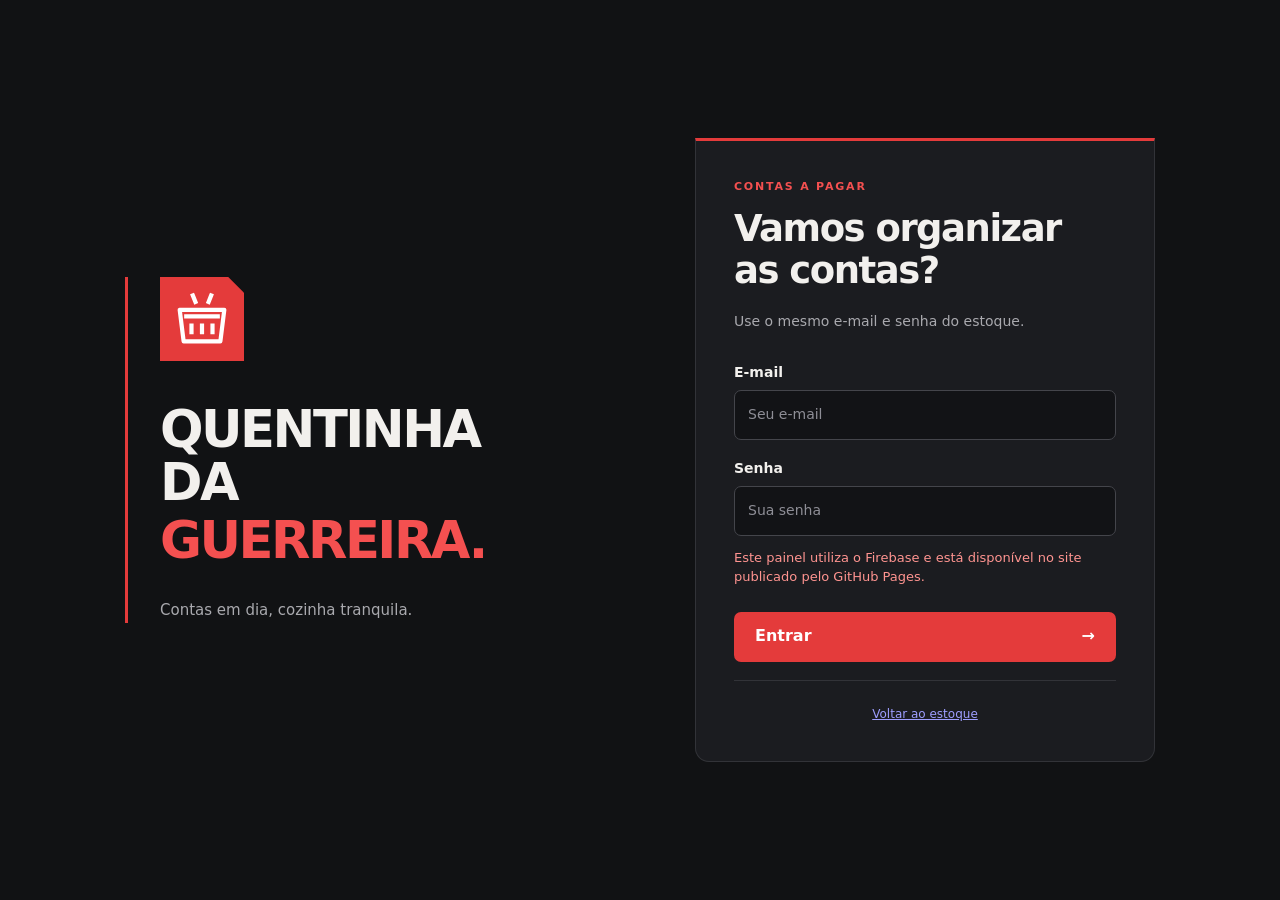
<file: static/contas-a-pagar.html>
<!doctype html>
<html lang="pt-BR">
<head>
<meta charset="utf-8"><meta name="viewport" content="width=device-width,initial-scale=1">
<meta name="theme-color" content="#e43b3b">
<meta name="description" content="Organize as contas da Quentinha da Guerreira com poucos toques.">
<title>Contas a pagar - Quentinha da Guerreira</title>
<link rel="icon" href="./icon.svg" type="image/svg+xml"><link rel="stylesheet" href="./style.css"><link rel="stylesheet" href="./finance.css">
<script defer src="./config.js"></script><script defer src="./finance-engine.js"></script><script defer src="./cloud.js"></script><script defer src="./finance.js"></script>
</head>
<body>
<section id="finance-login" class="login-screen" hidden>
  <aside class="login-brand"><img src="./icon.svg" width="84" height="84" alt=""><p>QUENTINHA<br>DA <span>GUERREIRA.</span></p><small>Contas em dia, cozinha tranquila.</small></aside>
  <div class="login-card"><img src="./icon.svg" width="64" height="64" alt="">
    <p class="eyebrow">CONTAS A PAGAR</p><h1>Vamos organizar<br>as contas?</h1>
    <p>Use o mesmo e-mail e senha do estoque.</p>
    <form id="finance-login-form">
      <label>E-mail<input type="email" name="email" autocomplete="username" required placeholder="Seu e-mail"></label>
      <label>Senha<input type="password" name="password" autocomplete="current-password" required placeholder="Sua senha"></label>
      <p class="error" id="finance-login-error" role="alert"></p>
      <button class="primary wide" type="submit">Entrar <span aria-hidden="true">→</span></button>
    </form>
    <p class="login-foot"><a href="./">Voltar ao estoque</a></p>
  </div>
</section>
<div id="finance-dashboard" hidden>
<header><div class="header-inner">
  <a class="brand" href="./"><img src="./icon.svg" width="40" height="40" alt=""><span><small>QUENTINHA DA GUERREIRA</small><strong>Contas a pagar</strong></span></a>
  <div class="header-right"><span id="finance-sync" role="status">Conectando…</span><button class="quiet" id="finance-logout">Sair</button></div>
</div></header>
<main class="finance-main">
  <nav class="finance-nav" aria-label="Painéis"><a href="./">📦 Estoque</a><a class="active" href="./contas-a-pagar.html" aria-current="page">💳 Contas a pagar</a></nav>
  <div class="finance-hero">
    <div><p class="eyebrow">ORGANIZAÇÃO FINANCEIRA</p><h1>Minhas contas</h1><p>Veja o que precisa pagar e o que já foi pago.</p></div>
    <button id="finance-add" class="primary finance-add">＋ Nova conta</button>
  </div>
  <div class="finance-month-bar" aria-label="Mês selecionado">
    <button id="month-prev" class="month-arrow" aria-label="Mês anterior">‹</button>
    <strong id="finance-month-name">—</strong>
    <button id="month-next" class="month-arrow" aria-label="Próximo mês">›</button>
    <button id="month-current" class="text-button">Ir para este mês</button>
  </div>
  <section class="finance-summary" aria-label="Resumo do mês">
    <article class="finance-stat important"><span>Falta pagar</span><strong id="sum-remaining">R$ 0,00</strong><small id="sum-remaining-note">Contas pendentes do mês</small></article>
    <article class="finance-stat positive"><span>Já pagou</span><strong id="sum-paid">R$ 0,00</strong><small>Pagamentos registrados</small></article>
    <article class="finance-stat urgent"><span>Em atraso</span><strong id="sum-overdue">R$ 0,00</strong><small id="sum-overdue-note">Neste mês</small></article>
    <article class="finance-stat"><span>Contas pendentes</span><strong id="sum-open">0</strong><small id="sum-unknown">Aguardando pagamento</small></article>
  </section>
  <div class="finance-progress"><div class="finance-progress-line"><strong>Contas do mês</strong><span id="progress-label">0% quitado</span></div><div class="finance-progress-track"><span id="progress-fill"></span></div></div>
  <div id="finance-alerts" role="status" class="finance-alerts" hidden></div>
  <nav class="finance-tabs" aria-label="Visualização das contas">
    <button class="active" data-view="bills">📋 Contas</button><button data-view="calendar">📅 Calendário</button>
    <button data-view="recurring">🔁 Fixas e parcelas</button><button data-view="reports">📊 Resumo</button>
  </nav>
  <section id="view-bills">
    <div class="finance-filters">
      <label class="finance-search"><span class="sr-only">Buscar conta</span><input id="finance-search" type="search" placeholder="⌕ Buscar conta ou fornecedor"></label>
      <label class="sr-only" for="finance-category-filter">Categoria</label><select id="finance-category-filter"><option value="all">Todas as categorias</option></select>
    </div>
    <div class="finance-status-tabs" role="group" aria-label="Situação">
      <button data-filter="all" class="active">Todas</button><button data-filter="pending">A pagar</button><button data-filter="overdue">Atrasadas</button><button data-filter="paid">Pagas</button>
    </div>
    <p class="finance-count" id="finance-result-count"></p>
    <div id="finance-bills-list" class="finance-bills-list"></div>
  </section>
  <section id="view-calendar" hidden><div class="section-title"><div><h2>Calendário do mês</h2><p>Toque em um dia para ver as contas que vencem nele.</p></div></div><div class="finance-calendar" id="finance-calendar"></div><div id="finance-calendar-day"></div></section>
  <section id="view-recurring" hidden><div class="section-title"><div><h2>Contas fixas e parceladas</h2><p>Cadastre uma vez e os próximos vencimentos aparecem automaticamente.</p></div><button id="finance-add-recurring" class="secondary">＋ Nova conta fixa</button></div><div id="finance-recurring-list"></div></section>
  <section id="view-reports" hidden>
    <div class="section-title"><div><h2>Resumo financeiro</h2><p>Entenda para onde está indo o dinheiro.</p></div></div>
    <div class="finance-report-actions"><button id="finance-copy" class="secondary">Copiar resumo para WhatsApp</button><button id="finance-export" class="secondary">↓ Baixar CSV</button><button id="finance-print" class="secondary">Imprimir / salvar PDF</button></div>
    <h2 class="finance-small-heading">Despesas por categoria</h2><div id="finance-categories-chart"></div>
    <h2 class="finance-small-heading">Comparação com o mês anterior</h2><div id="finance-comparison"></div>
    <p class="finance-disclaimer">Este painel mostra contas e pagamentos. Compras já lançadas no estoque não são somadas automaticamente aqui, para não contar o mesmo gasto duas vezes.</p>
  </section>
  <footer>QUENTINHA DA GUERREIRA <span>Suas contas são sincronizadas entre os aparelhos autorizados.</span></footer>
</main></div>
<dialog id="finance-bill-dialog" class="finance-dialog"><form id="finance-bill-form">
  <div class="dialog-heading"><div><p class="eyebrow">CONTAS A PAGAR</p><h2 id="finance-form-heading">Nova conta</h2></div><button class="close" type="button" data-finance-close="finance-bill-dialog" aria-label="Fechar">×</button></div>
  <label>Nome da conta <input name="title" required maxlength="100" placeholder="Ex.: Luz, gás, fornecedor…" autocomplete="off"></label>
  <div class="form-row"><label>Valor (R$) <input name="amount" inputmode="decimal" placeholder="Ex.: 150,00" autocomplete="off"></label><label>Vencimento <input name="due" type="date" required></label></div>
  <p class="form-help">Não sabe o valor ainda? Deixe em branco e preencha depois.</p>
  <div id="finance-repeat-wrapper"><label>Quando se repete? <select name="frequency"><option value="once">Só esta vez</option><option value="monthly">Todo mês</option><option value="weekly">Toda semana</option><option value="biweekly">A cada 15 dias</option><option value="yearly">Todo ano</option><option value="installments">Compra parcelada</option></select></label>
    <div id="finance-installments" hidden><label>Quantas parcelas? <input name="count" type="number" min="2" max="120" step="1" value="2"></label><p class="form-help">Informe o valor de CADA parcela acima. Ex.: 6 parcelas de R$ 100,00.</p></div>
  </div>
  <details class="finance-more"><summary>Mais opções (se quiser)</summary>
    <label>Categoria <select name="category" id="finance-form-category"></select></label>
    <label>Fornecedor / para quem vai pagar <input name="payee" maxlength="100" placeholder="Opcional"></label>
    <label>Como pretende pagar? <select name="method"><option value="">Ainda não sei</option><option>Pix</option><option>Dinheiro</option><option>Cartão</option><option>Boleto</option><option>Transferência</option><option>Outro</option></select></label>
    <label>Observação <input name="notes" maxlength="500" placeholder="Opcional"></label>
  </details>
  <p id="finance-form-error" class="error" role="alert"></p>
  <div class="dialog-actions"><button class="secondary" type="button" data-finance-close="finance-bill-dialog">Cancelar</button><button class="primary" type="submit" id="finance-save">Salvar conta</button></div>
</form></dialog>
<dialog id="finance-payment-dialog" class="finance-dialog"><form id="finance-payment-form">
  <div class="dialog-heading"><div><p class="eyebrow">REGISTRAR PAGAMENTO</p><h2 id="payment-name">Marcar como paga</h2></div><button class="close" type="button" data-finance-close="finance-payment-dialog" aria-label="Fechar">×</button></div>
  <p id="payment-remaining" class="finance-payment-hint"></p>
  <label>Quanto foi pago? (R$) <input name="amount" inputmode="decimal" placeholder="Ex.: 150,00" required></label>
  <div class="form-row"><label>Data do pagamento <input name="paidAt" type="date" required></label><label>Como pagou? <select name="method"><option>Pix</option><option>Dinheiro</option><option>Cartão</option><option>Boleto</option><option>Transferência</option><option>Outro</option></select></label></div>
  <details class="finance-more"><summary>Adicionar observação</summary><label>Observação <input name="notes" maxlength="500" placeholder="Ex.: Paguei com desconto"></label></details>
  <p id="finance-payment-error" class="error" role="alert"></p><div class="dialog-actions"><button class="secondary" type="button" data-finance-close="finance-payment-dialog">Cancelar</button><button class="primary" type="submit">Confirmar pagamento</button></div>
</form></dialog>
<dialog id="finance-details-dialog" class="finance-dialog"><div class="dialog-heading"><div><p class="eyebrow">DETALHES DA CONTA</p><h2 id="finance-details-title"></h2></div><button class="close" type="button" data-finance-close="finance-details-dialog" aria-label="Fechar">×</button></div><div id="finance-details-body"></div><div class="dialog-actions"><button class="secondary" type="button" data-finance-close="finance-details-dialog">Fechar</button><button class="primary" type="button" id="finance-edit-selected">Editar conta</button></div></dialog>
<div id="finance-toast" class="toast" hidden role="status"></div>
</body></html>
</file>
<file: static/style.css>
:root{color-scheme:dark;--bg:#111214;--panel:#1b1c20;--panel-hi:#222328;--ink:#f2f0ed;--muted:#a9a9ae;--red:#e43b3b;--red-hi:#f45050;--line:#323338;--radius:12px;--amber:#edb76a;--green:#9bc6aa}*{box-sizing:border-box}body{margin:0;font:16px/1.5 system-ui,-apple-system,BlinkMacSystemFont,'Segoe UI',sans-serif;color:var(--ink);background:var(--bg)}[hidden]{display:none!important}button,input,select{font:inherit}button,a,input,select{-webkit-tap-highlight-color:transparent}button{cursor:pointer;border:0;transition:background .15s,border-color .15s}button:disabled{opacity:.5;cursor:wait}button:focus-visible,a:focus-visible{outline:3px solid #f78282;outline-offset:4px}input:focus,select:focus{outline:2px solid var(--red-hi);outline-offset:1px}h1,h2,p{margin:0}h1{font-size:40px;line-height:1.15;letter-spacing:-1.5px;font-weight:750}h2{font-size:24px;letter-spacing:-.5px}p{color:var(--muted)}.eyebrow{font-size:11px;font-weight:750;letter-spacing:1.8px;color:var(--red-hi);margin-bottom:12px}.primary,.secondary{min-height:50px;padding:12px 21px;border-radius:7px;font-weight:700}.primary{background:var(--red);color:#fff}.primary:hover{background:#cb3030}.secondary{background:var(--panel-hi);color:var(--ink);border:1px solid #44454b}.secondary:hover{background:#2e2f35;border-color:#62636a}.wide{width:100%;display:flex;justify-content:space-between;margin-top:25px}.quiet,.text-button{background:transparent;color:var(--muted);padding:11px}.quiet:hover,.text-button:hover{color:#fff}.text-button{font-size:13px;color:#f27a7a}.login-screen{min-height:100dvh;display:grid;grid-template-columns:minmax(280px,470px) minmax(320px,460px);justify-content:center;align-items:center;gap:100px;padding:50px}.login-brand{position:relative;border-left:3px solid var(--red);padding:0 0 0 32px}.login-brand img{margin-bottom:35px}.login-brand>p{font-size:clamp(36px,4vw,58px);font-weight:900;letter-spacing:-2.5px;line-height:1.04;color:var(--ink)}.login-brand span{display:block;color:var(--red-hi);margin-top:5px}.login-brand small{display:block;margin-top:30px;font-size:15px;color:var(--muted);line-height:1.7}.login-card{width:100%;background:var(--panel);border:1px solid var(--line);border-top:3px solid var(--red);border-radius:0 0 14px 14px;padding:38px}.login-card>img{display:none}.login-card h1{font-size:37px;margin-bottom:18px}.login-card>p:not(.eyebrow){font-size:14px}.login-card form{margin-top:30px}.login-foot{padding-top:24px;text-align:center;font-size:12px!important;border-top:1px solid var(--line);margin-top:18px}.password-wrap{position:relative}.password-wrap input{padding-right:88px}.password-wrap button{position:absolute;right:8px;top:10px;background:transparent;color:#ef8a8a;font-size:13px;padding:7px}label{display:block;font-size:14px;font-weight:650;color:var(--ink);margin-top:18px}input,select{width:100%;min-height:50px;background:#121316;color:var(--ink);border:1px solid #44454b;border-radius:7px;padding:12px 13px;margin-top:7px}input::placeholder{color:#8e8e96;font-weight:400}header{background:#17181b;border-bottom:1px solid var(--line)}.header-inner{max-width:1240px;margin:auto;padding:21px 32px;display:flex;justify-content:space-between;align-items:center;gap:16px}.brand{display:flex;gap:14px;align-items:center;text-decoration:none;color:var(--ink)}.brand img{width:42px;height:42px;flex-shrink:0}.brand small{display:block;font-size:9px;letter-spacing:2.4px;font-weight:700;color:#babac0;line-height:1.5}.brand strong{display:block;font-size:19px;letter-spacing:-.3px;line-height:1.5}.header-right{display:flex;gap:20px;align-items:center}#sync{font-size:11px;color:#a8c2ac}#sync::before{content:'';display:inline-block;width:6px;height:6px;background:currentColor;border-radius:50%;margin-right:7px}#sync.offline{color:#f48b83}main{max-width:1240px;margin:auto;padding:42px 32px 20px}.welcome{display:flex;align-items:center;justify-content:space-between;gap:24px;margin-bottom:34px;padding-bottom:28px;border-bottom:1px solid var(--line)}.welcome p:not(.eyebrow){margin-top:13px;font-size:15px}.summary{display:grid;grid-template-columns:repeat(3,1fr);gap:16px;margin-bottom:36px}.stat{position:relative;padding:21px 24px;background:var(--panel);border:1px solid var(--line);border-radius:var(--radius);text-align:left;color:var(--ink)}.stat:hover{border-color:#62636a}.stat>span{font-size:13px;font-weight:550;color:#bfbfc5}.stat strong{display:block;font-size:42px;line-height:1.1;margin:18px 0 11px;letter-spacing:-1px;font-variant-numeric:tabular-nums}.stat small{font-size:11px;color:var(--muted)}.stat.warning{background:#251c1c;border-color:#61403f}.stat.warning strong{color:#fb8581}.stat[data-status=empty] strong{color:var(--amber)}.tabs{display:flex;gap:32px;border-bottom:1px solid var(--line);margin-bottom:26px}.tabs button{padding:0 0 17px;background:transparent;color:var(--muted);font-weight:650;border-bottom:3px solid transparent;font-size:14px}.tabs button.active{color:#fff;border-color:var(--red)}.tabs span{font-size:11px;padding:2px 6px;background:#3b292b;color:#f59999;border-radius:4px;margin-left:5px}.toolbar{display:flex;gap:12px}.search{display:flex;flex:1;align-items:center;border:1px solid #44454b;background:#17181b;border-radius:7px;margin:0;min-width:200px;padding-left:15px}.search span{font-size:25px;color:var(--muted);line-height:1}.search input{border:0;margin:0;background:transparent}.toolbar select{width:220px;margin:0;font-size:13px;background:#17181b}.section-caption{display:flex;align-items:center;justify-content:space-between;margin:19px 0 12px;font-size:12px;color:var(--muted)}.product-grid{display:grid;grid-template-columns:repeat(3,1fr);gap:16px}.product-card{background:var(--panel);border:1px solid var(--line);border-radius:var(--radius);padding:23px;display:flex;flex-direction:column;min-width:0}.card-top{display:flex;justify-content:space-between;align-items:center;gap:8px}.category{font-size:9px;text-transform:uppercase;letter-spacing:1px;font-weight:700;color:#c4c4cb;border:1px solid #43444b;padding:4px 7px;border-radius:3px}.edit-button{background:transparent;color:#b9b9c0;padding:8px 0 8px 12px;font-size:12px}.edit-button:hover{color:#fff}.product-card h2{font-size:21px;margin:14px 0 24px;overflow-wrap:anywhere;line-height:1.3}.quantity{font-size:40px;font-weight:750;letter-spacing:-1px;line-height:1.1;font-variant-numeric:tabular-nums}.quantity span{font-size:14px;color:#aaaab3;font-weight:500;letter-spacing:0;margin-left:7px}.minimum{font-size:12px;color:var(--muted);margin-top:10px}.badge{font-size:11px;font-weight:600;align-self:flex-start;margin:18px 0 23px;color:var(--green);display:flex;align-items:center;gap:6px}.badge::before{content:'';width:5px;height:5px;display:block;border-radius:50%;background:currentColor}.badge.low{color:var(--amber)}.badge.empty{color:#fb8984}.card-actions{display:grid;grid-template-columns:1fr 1fr;gap:10px;margin-top:auto;padding-top:17px;border-top:1px solid var(--line)}.card-actions button{min-height:48px;border-radius:6px;font-weight:700;font-size:14px}.entry{background:var(--red);color:white}.exit{background:#24252b;color:white;border:1px solid #4e4f57}.entry:hover{background:#cb3030}.exit:hover{background:#34353d}.section-title{display:flex;justify-content:space-between;align-items:center;gap:18px;margin:30px 0 22px}.section-title p{font-size:14px;margin-top:6px}.list-row{display:flex;gap:16px;align-items:center;justify-content:space-between;background:var(--panel);border:1px solid var(--line);padding:21px;border-radius:10px;margin-bottom:10px}.list-row h3{font-size:16px;margin:0 0 4px;overflow-wrap:anywhere}.list-row p{font-size:13px}.list-row .amount{font-weight:700;white-space:nowrap;font-variant-numeric:tabular-nums}.list-row .amount.positive{color:#a4cdb3}.list-row .amount.negative{color:#fb8984}.list-row .right{text-align:right;flex-shrink:0}.undo{font-size:12px;background:transparent;color:#bbbcc3;padding:7px 0 0 12px}.list-row .note{margin-top:6px;font-size:12px;overflow-wrap:anywhere}.empty-state{grid-column:1/-1;background:#17181b;border:1px dashed #494a52;border-radius:var(--radius);text-align:center;padding:54px 25px}.empty-state .empty-icon{font-size:30px;margin-bottom:13px;color:var(--red-hi)}.empty-state h2{font-size:22px;margin-bottom:9px}.empty-state p{font-size:14px}.empty-state button{margin-top:23px}footer{display:flex;justify-content:space-between;gap:15px;color:#a2a3ab;font-size:10px;margin:38px 0 10px;padding-top:20px;border-top:1px solid var(--line);letter-spacing:1px}footer span{letter-spacing:0;font-size:11px}dialog{background:var(--panel);border:1px solid #4f5057;border-top:3px solid var(--red);border-radius:12px;max-width:520px;width:calc(100% - 32px);padding:30px;color:var(--ink)}dialog::backdrop{background:#000b;backdrop-filter:blur(3px)}.dialog-heading{display:flex;justify-content:space-between;align-items:flex-start}.dialog-heading .eyebrow{margin-bottom:6px}.close{font-size:28px;background:transparent;line-height:1;padding:5px 8px;color:var(--muted)}.form-row{display:grid;grid-template-columns:1fr 1fr;gap:15px}.form-help{font-size:12px;margin-top:14px}.dialog-actions{display:flex;justify-content:flex-end;gap:12px;margin-top:24px}.error{color:#ff9490;font-size:13px;margin-top:12px}.optional{color:var(--muted);font-weight:400}.balance-box{padding:17px;background:#282124;border:1px solid #56373a;border-radius:7px;margin:20px 0;color:#f4c9c9;font-size:15px}.danger-link{display:block;margin:22px auto 0;background:transparent;color:#fb8984;font-size:12px;padding:9px}#confirm-description{margin-top:12px}.toast{position:fixed;left:50%;bottom:24px;transform:translateX(-50%);background:#f0eeeb;color:#202125;border-left:4px solid var(--red);border-radius:7px;padding:14px 22px;z-index:10;font-size:14px;font-weight:550;max-width:calc(100% - 30px);width:max-content}.toast.error-toast{background:#512727;color:#fff;border-color:#ef6464}::selection{background:#a82d2d;color:#fff}
@media(max-width:1000px){.login-screen{gap:45px;padding:35px}.product-grid{grid-template-columns:repeat(2,1fr)}.toolbar{flex-wrap:wrap}.search{flex-basis:100%}.toolbar select{flex:1}.welcome h1{font-size:34px}}@media(max-width:700px){.login-screen{grid-template-columns:minmax(0,440px);gap:28px;padding:28px 20px}.login-brand{padding-left:17px;display:grid;grid-template-columns:56px 1fr;align-items:center;gap:18px}.login-brand img{width:56px;height:56px;margin:0}.login-brand>p{font-size:28px;letter-spacing:-1px;line-height:1.08}.login-brand span{display:inline}.login-brand small{display:none}.login-card{padding:28px}.login-card h1{font-size:33px}}@media(max-width:600px){.header-inner{padding:16px 18px;gap:10px}.brand{gap:10px}.brand img{width:34px;height:34px}.brand strong{font-size:13px;line-height:1.3;max-width:180px}.brand small{font-size:8px;letter-spacing:1.5px}.header-right{gap:6px}#sync{max-width:98px;font-size:9px;line-height:1.5}.quiet{font-size:12px;padding:10px 3px}main{padding:28px 18px 15px}.welcome{align-items:flex-start;flex-direction:column;gap:22px;margin-bottom:22px;padding-bottom:25px}.welcome h1{font-size:32px}.welcome>.primary{width:100%}.welcome p:not(.eyebrow){font-size:14px}.summary{gap:8px;margin-bottom:28px}.stat{padding:16px 10px;border-radius:8px}.stat>span{font-size:11px;line-height:1.45;display:block;min-height:32px}.stat strong{font-size:32px;margin:11px 0 0}.stat small{display:none}.tabs{gap:19px;margin-bottom:22px}.tabs button{font-size:12px;white-space:nowrap;padding-bottom:15px}.tabs span{margin-left:2px;padding:2px 4px}.toolbar{gap:8px}.toolbar select{width:0;font-size:12px;padding:11px 8px}.product-grid{grid-template-columns:1fr;gap:13px}.product-card{padding:21px}.section-title{align-items:flex-start;flex-direction:column}.section-title h2{font-size:23px}.section-title p{font-size:13px}.list-row{padding:18px;gap:10px}.list-row h3{font-size:15px}.list-row p{font-size:12px}.list-row .amount{font-size:14px}footer{flex-direction:column;gap:6px}dialog{padding:24px}.form-row{gap:11px}.dialog-actions{gap:9px}.dialog-actions button{padding:12px 15px;font-size:14px}.quantity{font-size:40px}.eyebrow{font-size:10px;letter-spacing:1.4px}}@media(max-width:360px){.header-inner{padding:13px}.brand strong{max-width:145px}.tabs{gap:12px}.tabs button{font-size:11px}.login-card{padding:24px 20px}}@media(prefers-reduced-motion:reduce){*{transition:none!important}}
/* Compras e produção: controles maiores e informação operacional. */
.tabs{overflow-x:auto;scrollbar-width:thin;scrollbar-color:#4a3030 transparent}.tabs button{flex-shrink:0}.edit-tools{display:flex;align-items:center;gap:9px;margin:-8px 0 25px;flex-wrap:wrap}.edit-tools>span{font-size:11px;color:var(--muted);margin-right:8px}.edit-tools .secondary{font-size:12px;min-height:38px;padding:8px 13px}.edit-tools .text-button{margin-left:auto}.notice{padding:16px 18px;background:#342023;border:1px solid #714245;border-left:3px solid var(--red);border-radius:7px;margin-bottom:24px;color:#f5c7c7;font-size:14px;display:flex;align-items:center;justify-content:space-between;gap:15px}.notice button{background:transparent;color:white;white-space:nowrap;padding:8px;font-size:13px;text-decoration:underline}.shopping-overview{display:flex;justify-content:space-between;align-items:center;gap:20px;padding:24px;background:#231d20;border:1px solid #633b3f;border-radius:12px;margin-bottom:14px}.shopping-overview span{display:block;color:#cbb9ba;font-size:13px}.shopping-overview strong{display:block;font-size:30px;letter-spacing:-.8px;margin:8px 0}.shopping-overview small{color:#cbb9ba;font-size:12px}.shopping-card{margin:18px 0;padding:23px;background:var(--panel);border:1px solid var(--line);border-radius:12px}.shopping-card h3{margin:0 0 4px;font-size:19px}.shopping-details{display:grid;grid-template-columns:1fr 1fr 1fr;gap:18px;margin:20px 0}.shopping-details span{display:block;font-size:11px;color:var(--muted);margin-bottom:5px}.shopping-details strong{font-size:15px;overflow-wrap:anywhere}.shopping-actions{display:flex;gap:9px;flex-wrap:wrap;border-top:1px solid var(--line);padding-top:17px}.shopping-actions .secondary,.shopping-actions .primary{min-height:42px;font-size:13px;padding:10px 14px}.shopping-actions .text-button{margin-left:auto}.advanced-fields{border-top:1px solid var(--line);border-bottom:1px solid var(--line);margin-top:23px;padding:16px 0}.advanced-fields summary{cursor:pointer;font-size:14px;font-weight:650}.advanced-fields summary span{color:var(--muted);font-size:11px;margin-left:7px;font-weight:400}label small{font-size:11px;font-weight:400;color:var(--muted);display:block;margin-top:5px}.product-note{font-size:11px;color:#c1b2b3;margin:4px 0;overflow-wrap:anywhere}.expiry-badge{font-size:11px;color:var(--amber);margin-top:12px;padding:8px 10px;background:#2c2620;border-radius:5px}.expiry-badge.expired{color:#ff9691;background:#362123}.expenses-filter{align-items:end;flex-wrap:wrap}.expenses-filter label{margin:0;max-width:180px;flex:1}.expenses-filter select{min-width:180px;flex:0 1 240px}.expense-summary{margin-top:23px}.expense-summary .stat strong{font-size:29px}.purchase-status{font-size:11px;color:#9ac9aa;margin-top:6px}.purchase-status.cancelled{color:#d4a3a3}.recipe-card .recipe-cost{font-size:26px;font-weight:700;margin:16px 0 4px}.recipe-card .recipe-description{font-size:12px;color:var(--muted);margin-bottom:16px}.recipe-card .card-actions{margin-top:20px}.ingredient-row{display:grid;grid-template-columns:minmax(0,1.5fr) minmax(70px,1fr) 35px;gap:8px;margin-bottom:12px;align-items:end}.ingredient-row label{margin:0;font-size:11px}.ingredient-row input,.ingredient-row select{font-size:13px;min-height:45px}.ingredient-row .remove-ingredient{background:#392627;color:#f39090;border-radius:6px;height:45px}.production-need{display:flex;justify-content:space-between;gap:12px;font-size:13px;padding:14px 0;border-bottom:1px solid var(--line)}.production-need .shortage{color:#fa9292}.production-need small{display:block;font-size:11px;color:var(--muted);margin-top:3px}.muted{color:var(--muted)}.error-text{color:#fa9292}.compact{font-size:12px}.recipe-placeholder{padding:12px 0;color:var(--muted);font-size:13px}button:disabled{cursor:not-allowed}.list-row .right .secondary{font-size:12px;min-height:40px;padding:8px 13px}
@media(max-width:600px){.edit-tools{gap:7px}.edit-tools>span{width:100%}.edit-tools .text-button{font-size:11px}.tabs{gap:21px}.shopping-overview{padding:20px;align-items:flex-start;flex-direction:column}.shopping-overview .primary{width:100%}.shopping-details{grid-template-columns:1fr 1fr;gap:17px}.shopping-card{padding:20px}.shopping-actions .text-button{width:100%;text-align:left;margin-left:0}.expense-summary{grid-template-columns:1fr}.expense-summary .stat{padding:20px}.expense-summary .stat>span{min-height:0;font-size:13px}.expense-summary .stat small{display:block;margin-top:11px}.expense-summary .stat strong{font-size:29px}.expenses-filter select{flex:1 1 100%;width:100%}.expenses-filter label{max-width:none}.notice{align-items:flex-start;font-size:13px}.ingredient-row{grid-template-columns:minmax(0,1.4fr) minmax(64px,1fr) 30px;gap:6px}.ingredient-row select{padding:10px 6px}}

/* Lista avulsa: criar e gerenciar compras sem cadastrar produtos no estoque. */
.shopping-create-actions{display:flex;align-items:center;gap:10px;flex-wrap:wrap;justify-content:flex-end}
.shopping-create-actions button{min-height:44px}
.shopping-card-heading{display:flex;align-items:center;flex-wrap:wrap;gap:10px}
.shopping-card-heading h3{margin:0}
.shopping-tag{font-size:10px;font-weight:750;letter-spacing:.7px;color:#facbcb;background:#3c2528;border:1px solid #744449;padding:5px 8px;border-radius:5px}
.shopping-note{font-size:13px;color:var(--muted);line-height:1.5;margin:-2px 0 16px;overflow-wrap:anywhere}
.shopping-completed{margin-top:38px;border-top:1px solid var(--line);padding-top:6px}
.shopping-completed .section-title{margin:18px 0}
.shopping-completed-actions{display:flex;gap:10px;align-items:center;flex-wrap:wrap;justify-content:flex-end}
.shopping-completed-actions .secondary{min-height:40px;padding:9px 12px;font-size:12px}
.shopping-completed-actions .text-button{font-size:12px}
@media(max-width:600px){
  .shopping-create-actions{width:100%;justify-content:stretch;flex-direction:column;align-items:stretch}
  .shopping-create-actions button{width:100%}
  .shopping-completed .list-row{align-items:flex-start;flex-direction:column}
  .shopping-completed-actions{width:100%;justify-content:flex-start}
}

/* Listas independentes, modo mercado e conferência pelo celular. */
.shopping-workspace{margin:16px 0 20px}
.shopping-list-selector{display:flex;align-items:end;justify-content:space-between;gap:14px;flex-wrap:wrap;margin-bottom:15px}
.shopping-list-selector>label{flex:1 1 240px;margin:0;max-width:430px}
.shopping-list-selector select{width:100%;margin-top:7px}
.shopping-list-actions{display:flex;flex-wrap:wrap;gap:8px;align-items:center}
.shopping-list-actions .secondary{min-height:42px;font-size:13px;padding:10px 13px}
.shopping-list-actions .text-button{font-size:12px}
.market-toolbar{background:#242025;border:1px solid #744449;border-radius:12px;padding:19px 22px;display:flex;gap:15px;justify-content:space-between;align-items:center}
.market-toolbar strong{display:block;font-size:16px;margin-bottom:4px}
.market-toolbar p{font-size:13px;line-height:1.5}
.market-toolbar .primary{white-space:nowrap}
.market-head{display:flex;justify-content:space-between;align-items:start;gap:14px;margin:27px 0 13px}
.market-head h2{font-size:26px;margin:3px 0 7px}
.market-head p:not(.eyebrow){font-size:13px}
.market-progress{background:#363238;border:1px solid #59525a;border-radius:50px;height:14px;overflow:hidden;margin-bottom:20px}
.market-progress span{display:block;height:100%;background:#ed5555;border-radius:50px;transition:width .2s}
.market-stats{display:grid;grid-template-columns:repeat(3,minmax(0,1fr));gap:12px;margin:15px 0 22px}
.market-stats>div{background:#262229;border:1px solid #4c434c;border-radius:9px;padding:16px;min-width:0}
.market-stats span{display:block;color:#c9c4ca;font-size:12px}
.market-stats strong{display:block;font-size:23px;line-height:1.25;margin:7px 0;overflow-wrap:anywhere}
.market-stats small{color:#c9c4ca;font-size:11px}
.market-item{display:flex;flex-wrap:wrap;align-items:center;justify-content:space-between;gap:15px;padding:18px 20px;margin:11px 0;background:#202125;border:1px solid #484852;border-radius:11px}
.market-item.market-checked{border-color:#54876a;background:#202923}
.market-item-main{flex:1 1 220px;min-width:0}
.market-check{display:flex;align-items:center;gap:13px;margin:0;font-weight:750;cursor:pointer;font-size:18px;line-height:1.3}
.market-check input{width:24px;height:24px;accent-color:#5da777;flex-shrink:0}
.market-check-name{overflow-wrap:anywhere}
.market-checked .market-check-name{text-decoration:line-through;text-decoration-thickness:1px;color:#b3bdb4}
.market-item-main small{display:block;margin:8px 0 0 37px;color:#aeb1b5}
.market-item-prices{display:flex;align-items:end;gap:18px;flex-wrap:wrap;flex:1 1 235px;justify-content:flex-end}
.market-item-prices>div{min-width:90px}
.market-item-prices span{font-size:11px;display:block;color:#aaadb3}
.market-item-prices strong{font-size:16px}
.market-item-prices label{min-width:140px;max-width:190px;margin:0;font-size:11px}
.market-item-prices input{margin-top:5px;padding:10px 12px;min-height:41px}
.market-item-foot{display:flex;gap:12px;align-items:center;flex-wrap:wrap;width:100%;border-top:1px solid #3c4141;padding-top:12px}
.market-item-foot small{font-size:12px;color:#b9b9be}
.market-item-foot button{margin-left:auto;font-size:12px}
.market-note{margin:18px 0;font-size:12px;color:#c2b9ba;line-height:1.6}
.stock-extra-actions{display:flex;flex-wrap:wrap;gap:8px;margin:13px 0 0}
.stock-extra-actions .secondary{min-height:34px;padding:7px 11px;font-size:11px}
.insights-stats{display:grid;grid-template-columns:repeat(3,minmax(0,1fr));gap:13px;margin:18px 0}
.insights-table{border:1px solid var(--line);border-radius:9px;overflow:hidden;margin-bottom:24px}
.insights-header,.insights-row{display:grid;grid-template-columns:minmax(0,2fr) minmax(0,1.5fr) minmax(0,1.5fr);gap:12px;padding:16px;background:var(--panel);font-size:13px;align-items:center;border-bottom:1px solid var(--line)}
.insights-header{font-size:11px;text-transform:uppercase;letter-spacing:.7px;background:#28262b;color:#a8a8b1;font-weight:700}
.insights-row:last-child{border-bottom:0}
.insights-row strong{overflow-wrap:anywhere}
@media(max-width:700px){
  .shopping-list-selector{align-items:stretch}
  .shopping-list-selector>label{max-width:none}
  .shopping-list-actions{width:100%}
  .shopping-list-actions button{flex:1}
  .market-toolbar{align-items:stretch;flex-direction:column}
  .market-toolbar .primary{width:100%}
  .market-head h2{font-size:22px}
  .market-head button{font-size:12px;padding:10px}
  .market-stats{gap:7px}
  .market-stats>div{padding:12px 9px}
  .market-stats strong{font-size:17px}
  .market-stats span{font-size:10px}
  .market-item{padding:17px 15px}
  .market-item-prices{justify-content:space-between;width:100%}
  .market-item-prices label{flex:1 1 145px}
  .insights-stats{grid-template-columns:1fr}
  .insights-header,.insights-row{grid-template-columns:1.3fr 1fr 1fr;gap:8px;padding:12px 10px;font-size:11px}
}

/* Lotes com datas de validade e pequenas melhorias de usabilidade. */
.batch-group{background:var(--panel);border:1px solid var(--line);padding:21px;border-radius:11px;margin:14px 0}
.batch-group>h3{font-size:19px;margin:0 0 4px}
.batch-group>p{font-size:12px;margin-bottom:14px}
.batch-row{border-top:1px solid var(--line);padding:14px 0;display:flex;align-items:center;justify-content:space-between;gap:12px}
.batch-row strong{font-size:15px}
.batch-row p{font-size:12px;margin-top:5px}
.batch-buttons{display:flex;gap:12px;align-items:center;flex-wrap:wrap}
.batch-buttons .secondary{min-height:38px;padding:8px 12px;font-size:12px}
.batch-buttons .text-button{font-size:12px}
@media(max-width:500px){.batch-group{padding:16px}.batch-row{align-items:flex-start;flex-direction:column}.batch-buttons{width:100%}}

/* Atalho para o painel financeiro secundário. */
.finance-shortcut{display:flex;align-items:center;gap:15px;padding:18px 21px;margin:-12px 0 28px;border:1px solid #74383a;border-radius:12px;background:linear-gradient(120deg,#2f2023,#211f23);color:#fff;text-decoration:none;min-height:78px}
.finance-shortcut:hover{border-color:#ea6262;background:#352126}
.finance-shortcut-icon{font-size:29px;flex:none}
.finance-shortcut strong,.finance-shortcut small{display:block}
.finance-shortcut strong{font-size:18px}
.finance-shortcut small{font-size:12px;color:#c2b8be;margin-top:3px}
.finance-shortcut-arrow{margin-left:auto;font-size:24px;color:#ffa1a1}
@media(max-width:700px){.finance-shortcut{padding:15px 12px;margin:0 0 26px;gap:11px}.finance-shortcut strong{font-size:16px}.finance-shortcut small{font-size:11px}.finance-shortcut-icon{font-size:24px}}
</file>
<file: static/finance.css>
/* Contas a pagar: mesma identidade visual do estoque, com ações grandes no celular. */
.sr-only{position:absolute!important;width:1px!important;height:1px!important;padding:0!important;overflow:hidden!important;clip:rect(0,0,0,0);white-space:nowrap;border:0!important}
.finance-main{max-width:1080px}
.finance-nav{display:flex;gap:9px;margin-bottom:32px}
.finance-nav a{padding:12px 17px;border:1px solid var(--line);border-radius:10px;color:#d3d3d8;text-decoration:none;font-size:14px;font-weight:700;min-height:48px;display:flex;align-items:center}
.finance-nav a.active{border-color:#873b3d;background:#352326;color:#fff}
.finance-nav a:hover{border-color:#a64a4a}
#finance-sync{color:var(--green);font-size:12px}
#finance-sync.offline{color:#f38c8c}
.finance-hero{display:flex;align-items:center;justify-content:space-between;gap:20px;margin:0 0 24px}
.finance-hero h1{font-size:38px}
.finance-hero>div>p:last-child{margin-top:9px;font-size:14px}
.finance-add{font-size:17px;min-width:175px}
.finance-month-bar{display:flex;align-items:center;justify-content:center;gap:14px;margin:20px 0 24px}
.finance-month-bar strong{font-size:21px;min-width:205px;text-align:center;text-transform:capitalize;letter-spacing:-.4px}
.finance-month-bar #month-current{margin-left:auto}
.month-arrow{display:grid;place-items:center;background:var(--panel);color:#fff;border:1px solid var(--line);font-size:31px;line-height:1;width:44px;height:44px;border-radius:10px}
.finance-summary{display:grid;grid-template-columns:repeat(4,minmax(0,1fr));gap:11px}
.finance-stat{min-width:0;background:var(--panel);border:1px solid var(--line);border-radius:13px;padding:19px}
.finance-stat span{display:block;color:#bec0c6;font-size:12px;font-weight:650}
.finance-stat strong{display:block;font-size:clamp(21px,2.5vw,31px);letter-spacing:-.8px;white-space:nowrap;overflow:hidden;text-overflow:ellipsis;margin:11px 0 6px;font-variant-numeric:tabular-nums}
.finance-stat small{color:var(--muted);font-size:11px}
.finance-stat.important{border-color:#733c40;background:#291c21}
.finance-stat.important strong{color:#fff}
.finance-stat.positive strong{color:var(--green)}
.finance-stat.urgent strong{color:#f58d86}
.finance-progress{border:1px solid var(--line);border-radius:12px;margin:17px 0 25px;background:var(--panel);padding:16px 19px}
.finance-progress-line{display:flex;justify-content:space-between;gap:10px;font-size:13px;margin-bottom:12px}
.finance-progress-line span{color:var(--muted)}
.finance-progress-track{height:9px;background:#404045;border-radius:20px;overflow:hidden}
.finance-progress-track span{display:block;height:100%;width:0;background:#7ab694;transition:width .25s}
.finance-alerts{background:#342529;border:1px solid #805055;border-radius:11px;padding:16px 18px;margin:18px 0;color:#ffe5df;font-size:14px}
.finance-alerts button{background:transparent;color:#fff;text-decoration:underline;margin-left:8px;font-weight:700}
.finance-tabs{display:flex;gap:8px;overflow-x:auto;margin:25px 0 23px;padding-bottom:2px}
.finance-tabs button{white-space:nowrap;background:#202126;color:#bcbcc3;border:1px solid var(--line);border-radius:10px;padding:13px 16px;font-weight:700;min-height:47px}
.finance-tabs button.active{color:#fff;background:#542b2e;border-color:#a54a4c}
.finance-filters{display:flex;gap:10px;margin-bottom:18px}
.finance-search{flex:1;min-width:0;margin:0}
.finance-search input{margin:0}
.finance-filters>select{width:210px;margin:0}
.finance-status-tabs{display:flex;gap:7px;overflow-x:auto;padding:2px 0 7px}
.finance-status-tabs button{white-space:nowrap;padding:9px 15px;border-radius:26px;background:#22232a;color:#d0d0d4;border:1px solid #3e3f46;min-height:42px;font-size:13px;font-weight:700}
.finance-status-tabs button.active{background:#eb4141;color:#fff;border-color:#eb4141}
.finance-count{font-size:12px;margin:12px 0 14px}
.finance-bills-list{display:grid;gap:10px}
.finance-bill{background:var(--panel);border:1px solid var(--line);border-radius:12px;padding:18px;display:flex;align-items:center;gap:18px}
.finance-bill.overdue{border-left:4px solid #f17e74}
.finance-bill.today{border-left:4px solid #edb76a}
.finance-bill.paid{border-left:4px solid #77b393}
.finance-bill-left{min-width:0;flex:1}
.finance-bill-left h3{font-size:17px;overflow-wrap:anywhere;margin:0 0 5px}
.finance-bill-left p{font-size:12px;line-height:1.45;margin-top:4px}
.finance-pill{display:inline-block;font-size:11px;font-weight:750;padding:3px 8px;border-radius:6px;margin-top:9px;color:#ddd;background:#383940}
.finance-pill.overdue{color:#ffb3aa;background:#572e32}
.finance-pill.today{color:#ffdfa8;background:#58412c}
.finance-pill.paid{color:#b4dec5;background:#274535}
.finance-bill-right{text-align:right;flex:none;min-width:145px}
.finance-bill-right strong{display:block;font-size:20px;font-variant-numeric:tabular-nums;white-space:nowrap}
.finance-bill-right small{display:block;color:var(--muted);font-size:11px;margin:4px 0 10px}
.finance-bill-actions{display:flex;justify-content:flex-end;gap:7px}
.finance-bill-actions button{min-height:39px;padding:8px 12px;font-size:12px;border-radius:7px;font-weight:750}
.finance-bill-actions .primary{min-width:88px}
.finance-bill-actions .secondary{min-width:61px}
.finance-empty{background:#1c1d20;border:1px dashed #55565f;border-radius:13px;padding:36px 22px;text-align:center}
.finance-empty h2{font-size:21px}
.finance-empty p{font-size:14px;margin:8px auto;max-width:400px}
.finance-empty button{margin-top:13px}
.finance-calendar{background:var(--panel);border:1px solid var(--line);border-radius:12px;padding:16px;display:grid;grid-template-columns:repeat(7,minmax(0,1fr));gap:6px}
.finance-day-heading{text-align:center;font-size:11px;color:#afb0b7;padding:7px 0;font-weight:700}
.finance-calendar button{border:1px solid #414248;background:#22232a;color:#fff;border-radius:8px;min-height:83px;padding:7px;display:flex;flex-direction:column;align-items:flex-start;justify-content:space-between;text-align:left}
.finance-calendar button.empty{border:0;background:transparent;cursor:default}
.finance-calendar button.selected{background:#57292f;border-color:#eb5757}
.finance-calendar button.has-bills{border-color:#685251}
.finance-calendar button .day-number{font-size:15px;font-weight:800}
.finance-calendar button .day-amount{font-size:10px;color:#ddd;overflow-wrap:anywhere;line-height:1.25}
#finance-calendar-day{margin-top:16px}
#finance-calendar-day h3{margin:20px 0 12px}
.finance-recurring-card{border:1px solid var(--line);background:var(--panel);border-radius:12px;padding:18px;margin:12px 0;display:flex;gap:14px;align-items:center;justify-content:space-between}
.finance-recurring-card h3{font-size:16px;margin:0 0 6px}
.finance-recurring-card p{font-size:12px}
.finance-recurring-card .action-group{display:flex;gap:7px;margin-top:11px;flex-wrap:wrap}
.finance-recurring-card .action-group button{min-height:39px;font-size:12px;padding:8px 12px}
.finance-small-heading{font-size:18px;margin:23px 0 14px}
.finance-report-actions{display:flex;gap:9px;flex-wrap:wrap}
.finance-report-actions button{min-height:44px;font-size:13px}
.finance-category-item{margin:12px 0;background:var(--panel);border:1px solid var(--line);padding:15px;border-radius:10px}
.finance-category-line{display:flex;align-items:center;justify-content:space-between;font-size:14px;gap:12px}
.finance-bar{height:8px;background:#3b3b41;border-radius:9px;overflow:hidden;margin-top:10px}
.finance-bar span{display:block;background:var(--red);height:100%}
.finance-compare{display:grid;grid-template-columns:repeat(2,minmax(0,1fr));gap:12px}
.finance-compare>div{padding:19px;background:var(--panel);border:1px solid var(--line);border-radius:10px}
.finance-compare span{color:#b7b7bf;display:block;font-size:12px}
.finance-compare strong{display:block;font-size:24px;margin-top:9px}
.finance-disclaimer{background:#242328;border-radius:9px;padding:13px 16px;font-size:12px;line-height:1.55;margin-top:22px}
.finance-dialog{max-height:90dvh;overflow-y:auto}
.finance-dialog .dialog-actions{flex-wrap:wrap}
.finance-dialog details{border:1px solid #484851;border-radius:9px;padding:12px 15px;margin-top:18px}
.finance-dialog summary{cursor:pointer;color:#f9aaa7;font-weight:700;font-size:13px}
.finance-dialog details label:last-child{margin-bottom:8px}
.finance-payment-hint{margin:14px 0;background:#292b30;border-radius:9px;padding:14px;font-size:14px;color:#fff}
.finance-detail-grid{display:grid;grid-template-columns:1fr 1fr;gap:10px;margin:20px 0}
.finance-detail-grid>div{background:#25262a;border-radius:9px;padding:12px}
.finance-detail-grid span{font-size:11px;color:#b0b0b6;display:block}
.finance-detail-grid strong{font-size:15px;display:block;margin-top:4px;overflow-wrap:anywhere}
.finance-payment-row{border-bottom:1px solid var(--line);padding:12px 0;display:flex;justify-content:space-between;align-items:center;gap:10px;font-size:13px}
.finance-payment-row button{padding:9px;font-size:11px;min-height:40px}
.finance-detail-buttons{display:flex;gap:8px;flex-wrap:wrap;margin:17px 0}
.finance-detail-buttons button{min-height:43px;font-size:12px;padding:9px 13px}
.finance-method-notes{margin-top:14px;font-size:13px;white-space:pre-wrap;overflow-wrap:anywhere}
@media(max-width:900px){
.finance-summary{grid-template-columns:repeat(2,minmax(0,1fr))}
.finance-stat strong{font-size:27px}
}
@media(max-width:700px){
.finance-main{padding:24px 16px 15px}
.finance-nav{margin-bottom:23px}
.finance-nav a{flex:1;justify-content:center;padding:10px 7px;font-size:13px}
.finance-hero{align-items:stretch;flex-direction:column}
.finance-hero h1{font-size:32px}
.finance-hero .primary{width:100%}
.finance-month-bar{gap:8px;flex-wrap:wrap}
.finance-month-bar strong{min-width:0;flex:1;font-size:20px}
.finance-month-bar #month-current{flex-basis:100%;margin:0;padding:4px;min-height:34px}
.finance-summary{gap:8px}
.finance-stat{padding:14px 11px}
.finance-stat strong{font-size:clamp(18px,5vw,25px)}
.finance-stat small{font-size:10px}
.finance-filters{flex-direction:column}
.finance-filters>select{width:100%}
.finance-tabs{margin:19px -16px;padding:0 16px 10px}
.finance-tabs button{font-size:12px;padding:10px}
.finance-bill{flex-wrap:wrap;padding:15px;gap:10px}
.finance-bill-left{flex:1 1 58%}
.finance-bill-right{flex:1 1 100%;text-align:left;display:flex;align-items:center;justify-content:space-between;gap:8px;flex-wrap:wrap;border-top:1px solid #39393f;padding-top:12px}
.finance-bill-right strong{font-size:18px}
.finance-bill-right small{margin:0}
.finance-bill-actions{margin-left:auto}
.finance-bill-actions button{min-height:43px}
.finance-calendar{gap:3px;padding:8px}
.finance-calendar button{min-height:65px;padding:5px 3px}
.finance-calendar button .day-amount{font-size:9px}
.finance-recurring-card{align-items:flex-start;flex-direction:column}
.finance-report-actions button{flex:1 1 100%}
.finance-dialog{padding:22px 18px}
.finance-dialog .form-row{grid-template-columns:1fr;gap:0}
.finance-compare strong{font-size:18px}
#finance-sync{display:none}
}
@media print{
body{background:#fff;color:#222}
header,.finance-nav,.finance-hero button,.finance-tabs,.finance-filters,.finance-status-tabs,.finance-report-actions,.finance-month-bar button,.finance-bill-actions,footer{display:none!important}
.finance-main{padding:12px;max-width:100%}
.finance-stat,.finance-category-item,.finance-compare>div{border:1px solid #ccc;color:#222;background:#fff}
.finance-stat strong,.finance-category-line strong,.finance-compare strong{color:#222!important}
.finance-progress-track{background:#ddd}
#view-reports{display:block!important}
#view-bills,#view-calendar,#view-recurring{display:none!important}
}
</file>
